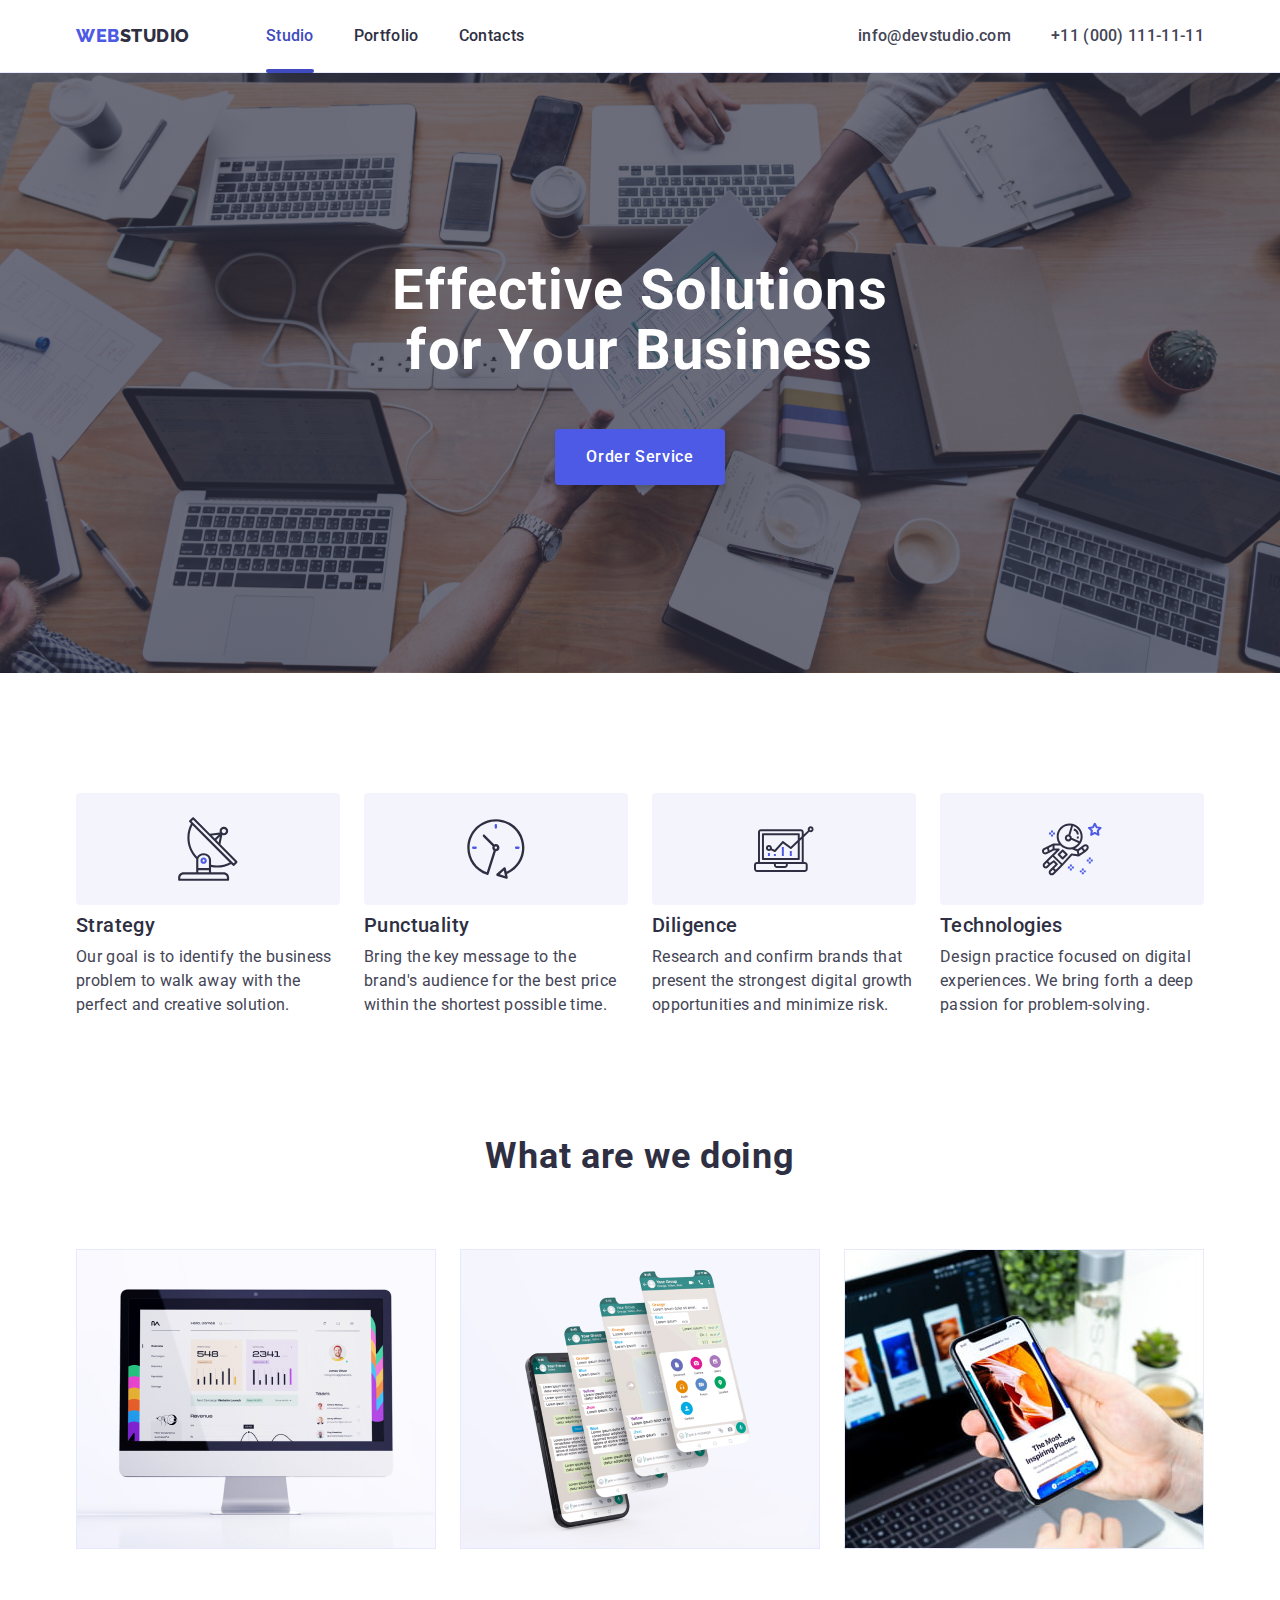
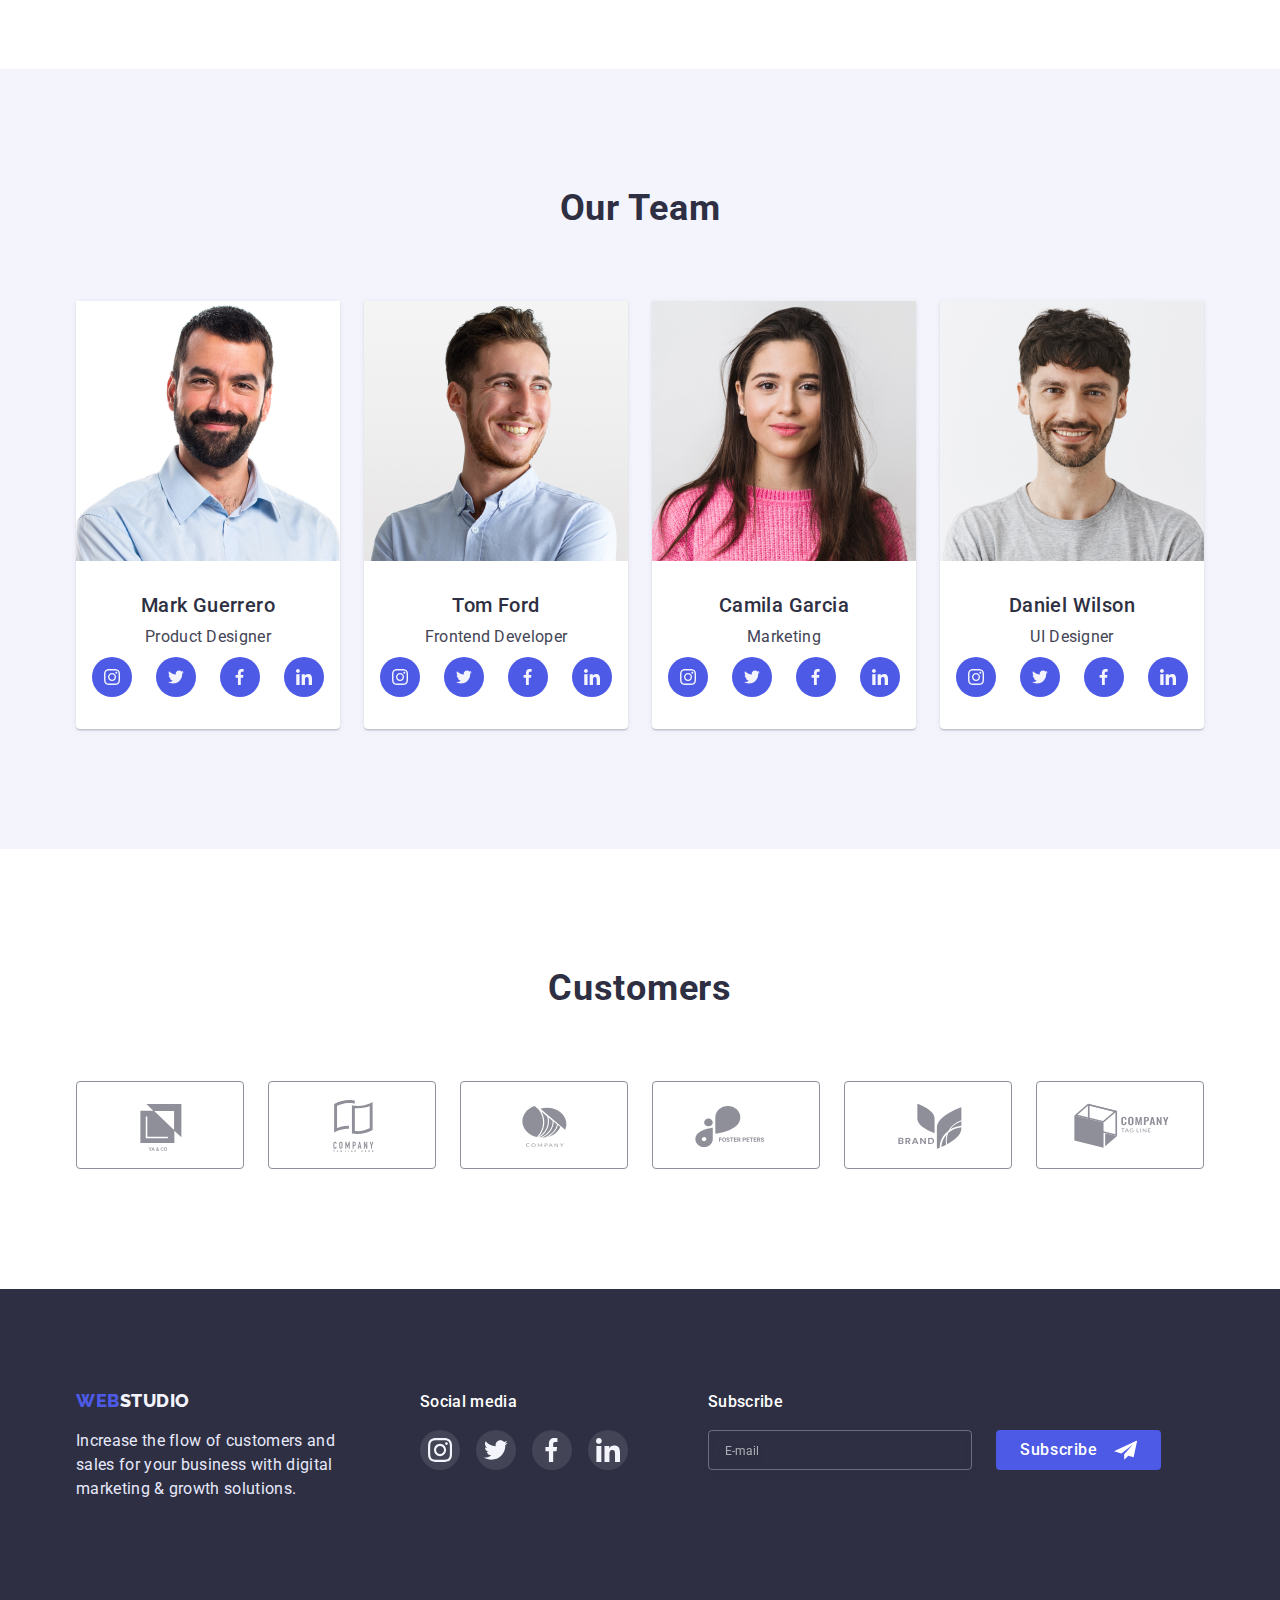
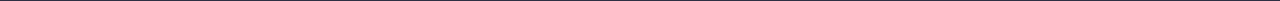
<file: index.html>
<!DOCTYPE html>
<html lang="en">
  <head>
    <meta charset="UTF-8" />
    <meta http-equiv="X-UA-Compatible" content="IE=edge" />
    <meta name="viewport" content="width=<device-width>, initial-scale=1.0" />
    <link rel="preconnect" href="https://fonts.googleapis.com" />
    <link rel="preconnect" href="https://fonts.gstatic.com" crossorigin />
    <link
      href="https://fonts.googleapis.com/css2?family=Roboto:wght@400;500;700;900&display=swap"
      rel="stylesheet"
    />
    <link rel="stylesheet" href="https://cdnjs.cloudflare.com/ajax/libs/modern-normalize/1.1.0/modern-normalize.css" 
    integrity="sha512-Y0MM+V6ymRKN2zStTqzQ227DWhhp4Mzdo6gnlRnuaNCbc+YN/ZH0sBCLTM4M0oSy9c9VKiCvd4Jk44aCLrNS5Q==" 
    crossorigin="anonymous" 
    referrerpolicy="no-referrer" />

    <link rel="stylesheet" href="./css/style.css" />

    <title>WEBSTUDIO</title>
  </head>
  <body>
    <header class="header__top">
      <div class="container">
        <div class="menu-content">
          <nav class="nav-menu">
            <!-- logo -->
            <a href="./index.html" class="logo" rel="noopener noreferrer nofolow"><span>WEB</span>STUDIO</a>
            <!-- nav menu -->
            <ul class="menu-list">
              <li class="menu-list-item">
                <a
                  href="./index.html"
                  rel="noopener noreferrer nofolow"
                  class="menu-list-link current"
                >
                  Studio
                </a>
              </li>
              <li class="menu-list-item">
                <a
                  href="./portfolio.html"
                  rel="noopener noreferrer nofolow"
                  class="menu-list-link"
                >
                  Portfolio
                </a>
              </li>
              <li class="menu-list-item">
                <a
                  href="#contacts"
                  rel="noopener noreferrer nofolow"
                  class="menu-list-link"
                >
                  Contacts
                </a>
              </li>
            </ul>
          </nav>

          <!-- contacts -->
          <ul class="contacts-list">
            <li class="contacts-list-item">
              <a
                href="mailto:info@devstudio.com"
                rel="noopener noreferrer nofolow"
                class="contacts-list-link"
                >info@devstudio.com</a
              >
            </li>
            <li class="contacts-list-item">
              <a
                href="tel:+11(000)1111111"
                rel="noopener noreferrer nofolow"
                class="contacts-list-link"
                >+11 (000) 111-11-11</a
              >
            </li>
          </ul>

          <!-- burger menu -->
          <button
          class="burger-menu-button"
          type="button"
          aria-expanded="false"
          aria-controls="mobile-menu"
          >
            <svg class="burger-menu-icon js-open-menu" width="32" height="22">
              <use href="./images/icons.svg#icon-menu"></use>
            </svg>
          </button>
        </div>



        <div class="mobile-menu js-menu-container">
          <div class="mobile-menu-container">
            <button class="mobile-menu-close js-close-menu">
              <svg class="mobile-menu-icon" width="8" height="8">
                <use href="./images/icons.svg#icon-close-modal-button"></use>
              </svg>
            </button>
            <div class="mobile-menu-flex">
              <ul class="mobile-navigation-list">
                <li class="mobile-navigation-item">
                  <a class="mobile-navigation-link current" href="index.html" rel="noopener noreferrer nofolow">Studio</a>
                </li>
                <li class="mobile-navigation-item">
                  <a class="mobile-navigation-link" href="portfolio.html" rel="noopener noreferrer nofolow">Portfolio</a>
                </li>
                <li class="mobile-navigation-item">
                  <a class="mobile-navigation-link" href="/" rel="noopener noreferrer nofolow">Contacts</a>
                </li>
              </ul>
              <ul class="mobile-contact-list">
                <li class="mobile-contact__phone-item">
                  <a href="tel:+110001111111" class="mobile-contact__phone-link link" rel="noopener noreferrer nofolow"
                    >+11 (000) 111-11-11</a
                  >
                </li>
                <li class="mobile-contact__email-item">
                  <a href="mailto:info@devstudio.com" class="mobile-contact__email-link link" rel="noopener noreferrer nofolow"
                    >info@devstudio.com</a
                  >
                </li>
              </ul>
            </div>
            <ul class="mobile-social-list">
              <li class="team-social-item">
                <a href="/" rel="noopener noreferrer nofolow" class="team-social-link">
                  <svg class="mobile-social-icon">
                    <use href="./images/icons.svg#icon-instagram"></use>
                  </svg>
                </a>
              </li>
              <li class="team-social-item">
                <a href="/" rel="noopener noreferrer nofolow" class="team-social-link">
                  <svg class="mobile-social-icon">
                    <use href="./images/icons.svg#icon-twitter"></use>
                  </svg>
                </a>
              </li>
              <li class="team-social-item">
                <a href="/" rel="noopener noreferrer nofolow" class="team-social-link">
                  <svg class="mobile-social-icon">
                    <use href="./images/icons.svg#icon-facebook"></use>
                  </svg>
                </a>
              </li>
              <li class="team-social-item">
                <a href="/" rel="noopener noreferrer nofolow" class="team-social-link">
                  <svg class="mobile-social-icon">
                    <use href="./images/icons.svg#icon-linkedin"></use>
                  </svg>
                </a>
              </li>
            </ul>
          </div>
        </div>

      </div>
    </header>

    <main>
      <!-- banner -->
      <section class="hero">
        <div class="container">
          <h1 class="caption-h1">
            Effective Solutions <br/>
            for Your Business
          </h1>
          <button class="order-service" type="button" data-modal-open>Order Service</button>
        </div>
      </section>

      <!-- advantages section -->
      <section class="advantages">
        <div class="container">
          <h2 class="visually-hidden">Advantages</h2>
          <ul class="advantages-list">
            <li class="advantages-list-item">
              <div class="advantages-icon">
                  <svg class="svg-icons">
                    <use href="./images/icons.svg#icon-advantages-1"></use>
                  </svg>
              </div>
              <h3 class="caption-h3 caption-navyblue">Strategy</h3>
              <p class="advantages-card-info">
                Our goal is to identify the business problem to walk away with
                the perfect and creative solution.
              </p>
            </li>
            <li class="advantages-list-item">
              <div class="advantages-icon">
                <svg class="svg-icons">
                  <use href="./images/icons.svg#icon-advantages-2"></use>
                </svg>
              </div>
              <h3 class="caption-h3 caption-navyblue">Punctuality</h3>
              <p class="advantages-card-info">
                Bring the key message to the brand's audience for the best price
                within the shortest possible time.
              </p>
            </li>
            <li class="advantages-list-item">
              <div class="advantages-icon">
                <svg class="svg-icons">
                  <use href="./images/icons.svg#icon-advantages-3"></use>
                </svg>
              </div>
              <h3 class="caption-h3 caption-navyblue">Diligence</h3>
              <p class="advantages-card-info">
                Research and confirm brands that present the strongest digital
                growth opportunities and minimize risk.
              </p>
            </li>
            <li class="advantages-list-item">
              <div class="advantages-icon">
                <svg class="svg-icons">
                  <use href="./images/icons.svg#icon-advantages-4"></use>
                </svg>
              </div>
              <h3 class="caption-h3 caption-navyblue">Technologies</h3>
              <p class="advantages-card-info">
                Design practice focused on digital experiences. We bring forth a
                deep passion for problem-solving.
              </p>
            </li>
          </ul>
        </div>
      </section>

      <!-- images section -->
      <section class="wawd">
        <div class="container">
          <h2 class="caption-h2 caption-navyblue">What are we doing</h2>
          <ul class="wawd-list">
            <li class="wawd-list-item">
              <img
                srcset="./images/image-1.jpg 1x, ./images/image-1@2x.jpg 2x"
                src="./images/image-1.jpg"
                alt="image 1"
                width="360"
                height="300"
              />
            </li>
            <li class="wawd-list-item">
              <img
                srcset="./images/image-2.jpg 1x, ./images/image-2@2x.jpg 2x"
                src="./images/image-2.jpg"
                alt="image 2"
                width="360"
                height="300"
              />
            </li>
            <li class="wawd-list-item">
              <img
                srcset="./images/image-3.jpg 1x, ./images/image-3@2x.jpg 2x"
                src="./images/image-3.jpg"
                alt="image 3"
                width="360"
                height="300"
              />
            </li>
          </ul>
        </div>
      </section>

      <!-- team section -->
      <section class="our-team">
        <div class="container">
          <h2 class="caption-h2 caption-navyblue">Our Team</h2>
          <ul class="our-team-list">
            <li class="our-team-list-item">
              <img
                srcset="./images/team-1.jpg 1x, ./images/team-1@2x.jpg 2x"
                class="our-team-worker-photo"
                src="./images/team-1.jpg"
                alt="Mark Guerrero photo"
                width="264"
                height="260"
              />
              <div class="our-team-card-info">
                <h3 class="caption-h3 caption-navyblue">Mark Guerrero</h3>
                <p class="our-team-card-role">Product Designer</p>
                <ul class="our-team-social-media-list">
                  <li class="our-team-social-media-list-item">
                    <a href="/" rel="noopener noreferrer nofolow" class="our-team-social-media-link">
                      <svg class="svg-icons-ot">
                        <use href="./images/icons.svg#icon-instagram"></use>
                      </svg>
                    </a>
                  </li>
                  <li class="our-team-social-media-list-item">
                    <a href="/" rel="noopener noreferrer nofolow" class="our-team-social-media-link">
                      <svg class="svg-icons-ot">
                        <use href="./images/icons.svg#icon-twitter"></use>
                      </svg>
                    </a>
                  </li>
                  <li class="our-team-social-media-list-item">
                    <a href="/" rel="noopener noreferrer nofolow" class="our-team-social-media-link">
                      <svg class="svg-icons-ot">
                        <use href="./images/icons.svg#icon-facebook"></use>
                      </svg>
                    </a>
                  </li>
                  <li class="our-team-social-media-list-item">
                    <a href="/" rel="noopener noreferrer nofolow" class="our-team-social-media-link">
                      <svg class="svg-icons-ot">
                        <use href="./images/icons.svg#icon-linkedin"></use>
                      </svg>
                    </a>
                  </li>
                </ul>
              </div>
            </li>
            <li class="our-team-list-item">
              <img
              srcset="./images/team-2.jpg 1x, ./images/team-2@2x.jpg 2x"
                class="our-team-worker-photo"
                src="./images/team-2.jpg"
                alt="Tom Ford photo"
                width="264"
                height="260"
              />
              <div class="our-team-card-info">
                <h3 class="caption-h3 caption-navyblue">Tom Ford</h3>
                <p class="our-team-card-role">Frontend Developer</p>
                <ul class="our-team-social-media-list">
                  <li class="our-team-social-media-list-item">
                    <a href="/" rel="noopener noreferrer nofolow" class="our-team-social-media-link">
                      <svg class="svg-icons-ot">
                        <use href="./images/icons.svg#icon-instagram"></use>
                      </svg>
                    </a>
                  </li>
                  <li class="our-team-social-media-list-item">
                    <a href="/" rel="noopener noreferrer nofolow" class="our-team-social-media-link">
                      <svg class="svg-icons-ot">
                        <use href="./images/icons.svg#icon-twitter"></use>
                      </svg>
                    </a>
                  </li>
                  <li class="our-team-social-media-list-item">
                    <a href="/" rel="noopener noreferrer nofolow" class="our-team-social-media-link">
                      <svg class="svg-icons-ot">
                        <use href="./images/icons.svg#icon-facebook"></use>
                      </svg>
                    </a>
                  </li>
                  <li class="our-team-social-media-list-item">
                    <a href="/" rel="noopener noreferrer nofolow" class="our-team-social-media-link">
                      <svg class="svg-icons-ot">
                        <use href="./images/icons.svg#icon-linkedin"></use>
                      </svg>
                    </a>
                  </li>
                </ul>
              </div>
            </li>
            <li class="our-team-list-item">
              <img
              srcset="./images/team-3.jpg 1x, ./images/team-3@2x.jpg 2x"
                class="our-team-worker-photo"
                src="./images/team-3.jpg"
                alt="Camila Garcia photo"
                width="264"
                height="260"
              />
              <div class="our-team-card-info">
                <h3 class="caption-h3 caption-navyblue">Camila Garcia</h3>
                <p class="our-team-card-role">Marketing</p>
                <ul class="our-team-social-media-list">
                  <li class="our-team-social-media-list-item">
                    <a href="/" rel="noopener noreferrer nofolow" class="our-team-social-media-link">
                      <svg class="svg-icons-ot">
                        <use href="./images/icons.svg#icon-instagram"></use>
                      </svg>
                    </a>
                  </li>
                  <li class="our-team-social-media-list-item">
                    <a href="/" rel="noopener noreferrer nofolow" class="our-team-social-media-link">
                      <svg class="svg-icons-ot">
                        <use href="./images/icons.svg#icon-twitter"></use>
                      </svg>
                    </a>
                  </li>
                  <li class="our-team-social-media-list-item">
                    <a href="/" rel="noopener noreferrer nofolow" class="our-team-social-media-link">
                      <svg class="svg-icons-ot">
                        <use href="./images/icons.svg#icon-facebook"></use>
                      </svg>
                    </a>
                  </li>
                  <li class="our-team-social-media-list-item">
                    <a href="/" rel="noopener noreferrer nofolow" class="our-team-social-media-link">
                      <svg class="svg-icons-ot">
                        <use href="./images/icons.svg#icon-linkedin"></use>
                      </svg>
                    </a>
                  </li>
                </ul>
              </div>
            </li>
            <li class="our-team-list-item">
              <img
              srcset="./images/team-4.jpg 1x, ./images/team-4@2x.jpg 2x"
                class="our-team-worker-photo"
                src="./images/team-4.jpg"
                alt="Daniel Wilson photo"
                width="264"
                height="260"
              />
              <div class="our-team-card-info">
                <h3 class="caption-h3 caption-navyblue">Daniel Wilson</h3>
                <p class="our-team-card-role">UI Designer</p>
                <ul class="our-team-social-media-list">
                  <li class="our-team-social-media-list-item">
                    <a href="/" rel="noopener noreferrer nofolow" class="our-team-social-media-link">
                      <svg class="svg-icons-ot">
                        <use href="./images/icons.svg#icon-instagram"></use>
                      </svg>
                    </a>
                  </li>
                  <li class="our-team-social-media-list-item">
                    <a href="/" rel="noopener noreferrer nofolow" class="our-team-social-media-link">
                      <svg class="svg-icons-ot">
                        <use href="./images/icons.svg#icon-twitter"></use>
                      </svg>
                    </a>
                  </li>
                  <li class="our-team-social-media-list-item">
                    <a href="/" rel="noopener noreferrer nofolow" class="our-team-social-media-link">
                      <svg class="svg-icons-ot">
                        <use href="./images/icons.svg#icon-facebook"></use>
                      </svg>
                    </a>
                  </li>
                  <li class="our-team-social-media-list-item">
                    <a href="/" rel="noopener noreferrer nofolow" class="our-team-social-media-link">
                      <svg class="svg-icons-ot">
                        <use href="./images/icons.svg#icon-linkedin"></use>
                      </svg>
                    </a>
                  </li>
                </ul>
              </div>
            </li>
          </ul>
        </div>
      </section>

      <!-- customers section -->
      <section class="customers">
        <div class="container">
          <h2 class="caption-h2 caption-navyblue">Customers</h2>
          <ul class="customers-list">
            <li class="customers-list-item">
              <a href="/" rel="noopener noreferrer nofolow" class="customers-link">
                <svg class="svg-icons-customers">
                  <use href="./images/icons.svg#icon-logo-1"></use>
                </svg>
              </a>
            </li>
            <li class="customers-list-item">
              <a href="/" rel="noopener noreferrer nofolow" class="customers-link">
                <svg class="svg-icons-customers">
                  <use href="./images/icons.svg#icon-logo-2"></use>
                </svg>
              </a>
            </li>
            <li class="customers-list-item">
              <a href="/" rel="noopener noreferrer nofolow" class="customers-link">
                <svg class="svg-icons-customers">
                  <use href="./images/icons.svg#icon-logo-3"></use>
                </svg>
              </a>
            </li>
            <li class="customers-list-item">
              <a href="/" rel="noopener noreferrer nofolow" class="customers-link">
                <svg class="svg-icons-customers">
                  <use href="./images/icons.svg#icon-logo-4"></use>
                </svg>
              </a>
            </li>
            <li class="customers-list-item">
              <a href="/" rel="noopener noreferrer nofolow" class="customers-link">
                <svg class="svg-icons-customers">
                  <use href="./images/icons.svg#icon-logo-5"></use>
                </svg>
              </a>
            </li>
            <li class="customers-list-item">
              <a href="/" rel="noopener noreferrer nofolow" class="customers-link">
                <svg class="svg-icons-customers">
                  <use href="./images/icons.svg#icon-logo-6"></use>
                </svg>
              </a>
            </li>
          </ul>
        </div>
      </section>
    </main>

    <footer class="footer">
      <div class="container">
        <div class="footer-content">
          <div class="footer-div footer-container">
            <a href="./index.html" rel="noopener noreferrer nofolow" class="logo">
              <span>WEB</span>STUDIO</a>
            <p class="footer-info">
            Increase the flow of customers and sales for your business with
            digital marketing & growth solutions.
            </p>
          </div>
          <div class="footer-div">
            <p class="footer-caption">Social media</p>
            <ul class="footer-social-media-list">
              <li class="footer-social-media-list-item">
                <a href="/" rel="noopener noreferrer nofolow" class="footer-social-media-link">
                  <svg class="svg-icons-footer">
                    <use href="./images/icons.svg#icon-instagram"></use>
                  </svg>
                </a>
              </li>
              <li class="footer-social-media-list-item">
                <a href="/" rel="noopener noreferrer nofolow" class="footer-social-media-link">
                  <svg class="svg-icons-footer">
                    <use href="./images/icons.svg#icon-twitter"></use>
                  </svg>
                </a>
              </li>
              <li class="footer-social-media-list-item">
                <a href="/" rel="noopener noreferrer nofolow" class="footer-social-media-link">
                  <svg class="svg-icons-footer">
                    <use href="./images/icons.svg#icon-facebook"></use>
                  </svg>
                </a>
              </li>
              <li class="footer-social-media-list-item">
                <a href="/" rel="noopener noreferrer nofolow" class="footer-social-media-link">
                  <svg class="svg-icons-footer">
                    <use href="./images/icons.svg#icon-linkedin"></use>
                  </svg>
                </a>
              </li>
            </ul>
          </div>
          <div class="footer-div">
            <p class="footer-caption">Subscribe</p>
            <form class="footer-form">
              <input type="email" name="footer-email" id="email" placeholder="E-mail" class="footer-email-input">
              <button type="submit" class="footer-subscribe-btn">Subscribe
                <svg class="footer-btn-icon">
                  <use href="./images/icons.svg#icon-send"></use>
                </svg>
              </button>
            </form>
          </div>
        </div>
      </div>
    </footer>


    <!-- modal window -->
    <div class="backdrop is-hidden" data-modal>
      <div class="modal">
          <button data-modal-close class="modal-close">
            <svg class="modal-close-icon">
              <use href="./images/icons.svg#icon-close-modal-button"></use>
            </svg>
          </button>  
        
        <h3 class="modal-caption">Leave your contacts and we will call you back</h3>
        <form class="modal-form">
          <label class="modal-form-lable">
            <span class="modal-form-lable-caption">Name</span>
            <span class="modal-form-input-icon">
              <input type="text" class="modal-form-input" name="user-name" required />
              <svg class="modal-form-icon">
                <use href="./images/icons.svg#icon-person"></use>
              </svg>
            </span>
          </label>

          <label class="modal-form-lable">
            <span class="modal-form-lable-caption">Phone</span>
            <span class="modal-form-input-icon">
              <input type="tel" class="modal-form-input" name="user-phone" required />
              <svg class="modal-form-icon">
                <use href="./images/icons.svg#icon-phone"></use>
              </svg>
            </span>
          </label>

          <label class="modal-form-lable">
            <span class="modal-form-lable-caption">Email</span>
            <span class="modal-form-input-icon">
              <input type="email" class="modal-form-input" name="user-email" required />
              <svg class="modal-form-icon">
                <use href="./images/icons.svg#icon-email"></use>
              </svg>
            </span>
          </label>

          <label class="modal-form-lable modal-textarea">
            <span class="modal-form-lable-caption">Comment</span>
            <textarea
              name="user-comment"
              class="modal-form-textarea"
              placeholder="Text input"
            ></textarea>
          </label>

          <label for="policy" class="modal-form-check-policy">
            <input
              type="checkbox"
              id="policy"
              class="modal-form-check visually-hidden"
              required
            />
            <span class="modal-form-check">
              <svg class="chek-icon">
                <use href="./images/icons.svg#icon-tick"></use>
              </svg> 
            </span>
            <span class="modal-policy-text">I accept the terms and conditions of the
            <a href="/" class="policy-link" rel="noopener noreferrer nofolow"
              >Privacy Policy</a>
            </span>
            </label>

          <button type="submit" class="modal-send-btn">Send</button>
        </form>
      </div>
    </div>


    <script src="./js/mobile-menu.js"></script>
    <script src="./js/modal.js"></script>
  </body>
</html>
</file>
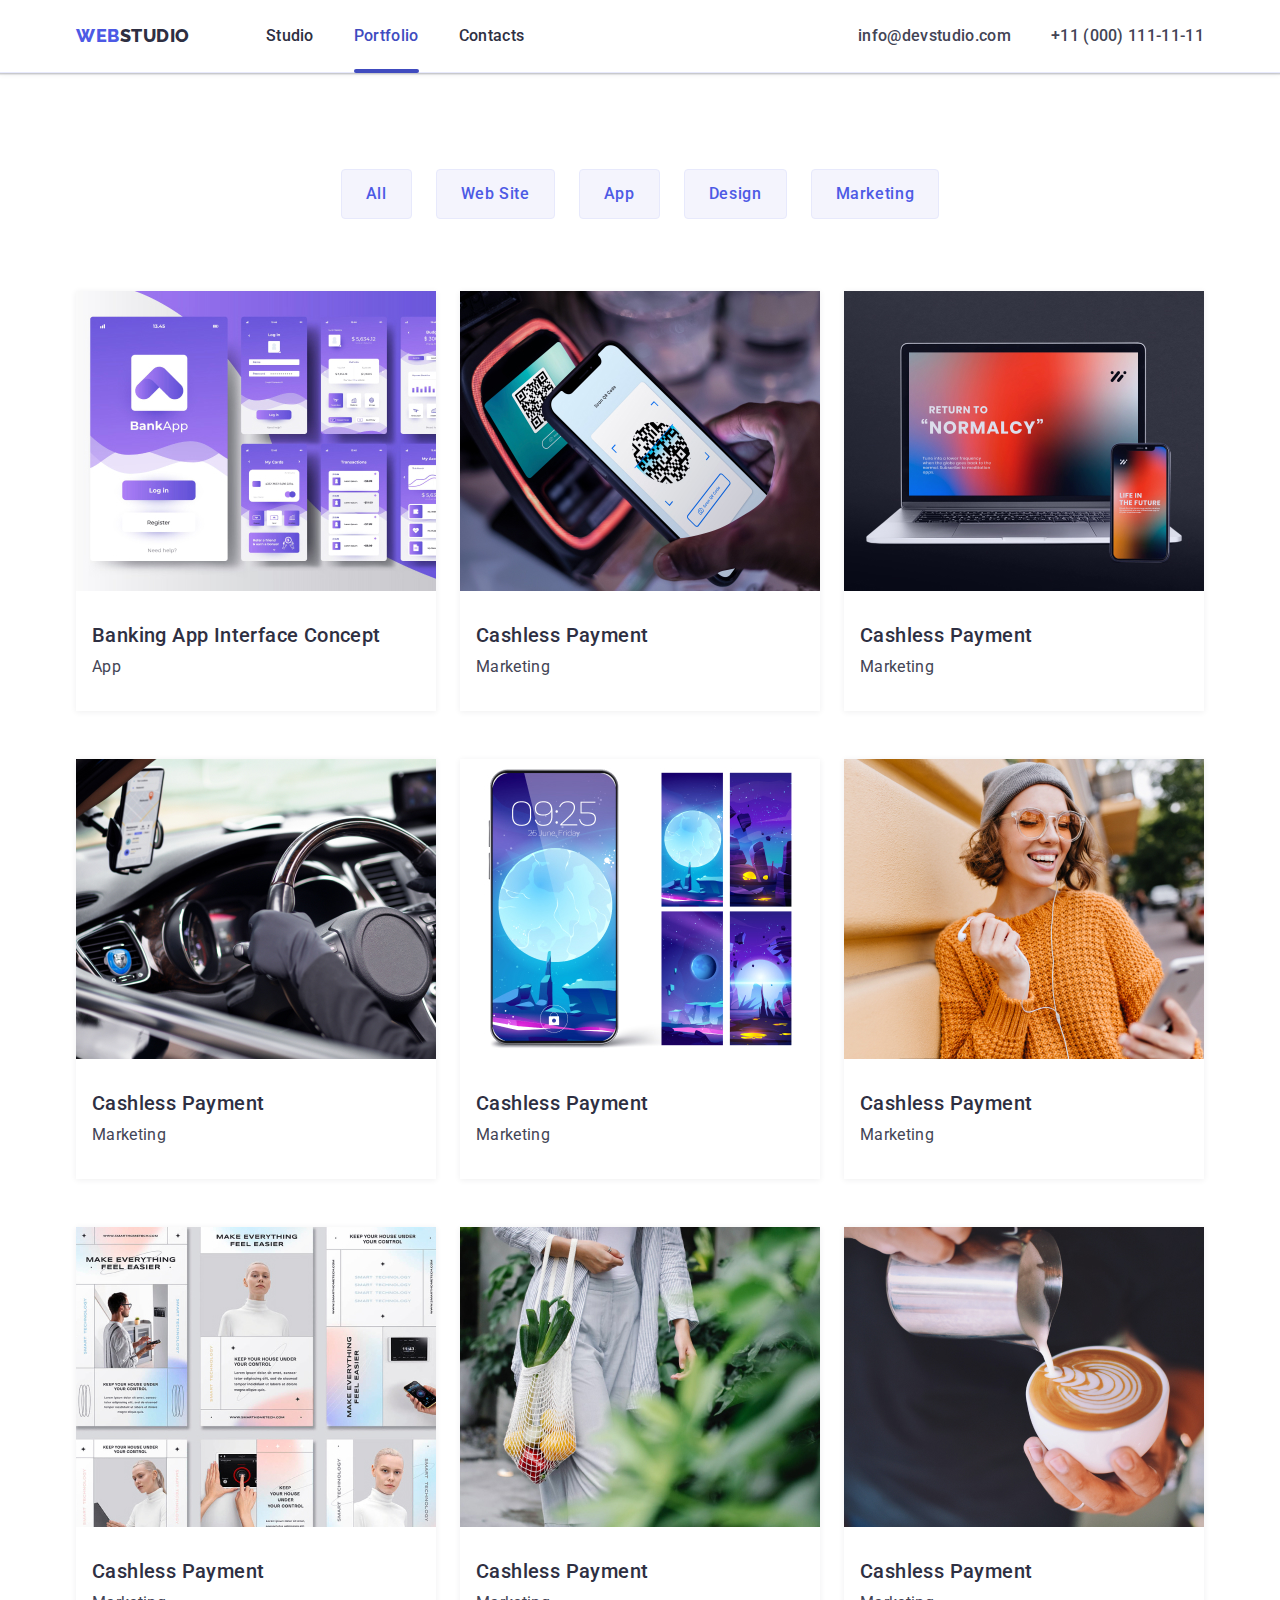
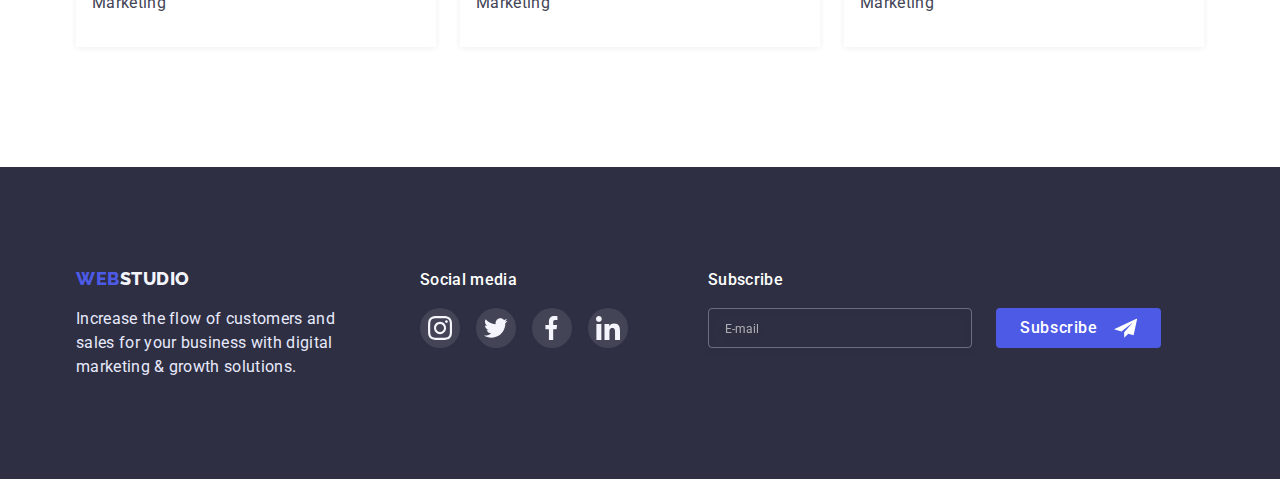
<file: portfolio.html>
<!DOCTYPE html>
<html lang="en">
  <head>
    <meta charset="UTF-8" />
    <meta http-equiv="X-UA-Compatible" content="IE=edge" />
    <meta name="viewport" content="width=<device-width>, initial-scale=1.0" />
    <link rel="preconnect" href="https://fonts.googleapis.com" />
    <link rel="preconnect" href="https://fonts.gstatic.com" crossorigin />
    <link
      href="https://fonts.googleapis.com/css2?family=Raleway:wght@800&family=Roboto:wght@400;500;700;900&display=swap"
      rel="stylesheet"
    />
    <link rel="stylesheet" href="https://cdnjs.cloudflare.com/ajax/libs/modern-normalize/1.1.0/modern-normalize.css" 
    integrity="sha512-Y0MM+V6ymRKN2zStTqzQ227DWhhp4Mzdo6gnlRnuaNCbc+YN/ZH0sBCLTM4M0oSy9c9VKiCvd4Jk44aCLrNS5Q==" 
    crossorigin="anonymous" 
    referrerpolicy="no-referrer" />
    <link rel="stylesheet" href="./css/style.css" />

    <title>PORTFOLIO</title>
  </head>
  <body>
    <header class="header__top">
      <div class="container">
        <div class="menu-content">
          <nav class="nav-menu">
            <!-- logo -->
            <a href="./index.html" rel="noopener noreferrer nofolow" class="logo"><span>WEB</span>STUDIO</a>
            <!-- nav menu -->
            <ul class="menu-list flex-menu">
              <li class="menu-list-item">
                <a
                  href="./index.html"
                  rel="noopener noreferrer nofolow"
                  class="menu-list-link"
                  >Studio</a
                >
              </li>
              <li class="menu-list-item">
                <a
                  href="./portfolio.html"
                  rel="noopener noreferrer nofolow"
                  class="menu-list-link current"
                  >Portfolio</a
                >
              </li>
              <li class="menu-list-item">
                <a
                  href="#contacts"
                  rel="noopener noreferrer nofolow"
                  class="menu-list-link"
                  >Contacts</a
                >
              </li>
            </ul>
          </nav>

          <!-- contacts -->
          <ul class="contacts-list flex-menu">
            <li class="contacts-list-item">
              <a
                href="mailto:info@devstudio.com"
                rel="noopener noreferrer nofolow"
                class="contacts-list-link"
                >info@devstudio.com</a
              >
            </li>
            <li class="contacts-list-item">
              <a
                href="tel:+11(000)1111111"
                rel="noopener noreferrer nofolow"
                class="contacts-list-link"
                >+11 (000) 111-11-11</a
              >
            </li>
          </ul>
          <!-- burger menu -->
          <button
          class="burger-menu-button"
          type="button"
          aria-expanded="false"
          aria-controls="mobile-menu"
          >
            <svg class="burger-menu-icon js-open-menu" width="32" height="22">
              <use href="./images/icons.svg#icon-menu"></use>
            </svg>
          </button>

        </div>

        <div class="mobile-menu js-menu-container">
          <div class="mobile-menu-container">
            <button class="mobile-menu-close js-close-menu">
              <svg class="mobile-menu-icon" width="8" height="8">
                <use href="./images/icons.svg#icon-close-modal-button"></use>
              </svg>
            </button>
            <div class="mobile-menu-flex">
              <ul class="mobile-navigation-list">
                <li class="mobile-navigation-item">
                  <a class="mobile-navigation-link " href="index.html" rel="noopener noreferrer nofolow">Studio</a>
                </li>
                <li class="mobile-navigation-item">
                  <a class="mobile-navigation-link current" href="portfolio.html" rel="noopener noreferrer nofolow">Portfolio</a>
                </li>
                <li class="mobile-navigation-item">
                  <a class="mobile-navigation-link" href="/" rel="noopener noreferrer nofolow">Contacts</a>
                </li>
              </ul>
              <ul class="mobile-contact-list">
                <li class="mobile-contact__phone-item">
                  <a href="tel:+110001111111" class="mobile-contact__phone-link link" rel="noopener noreferrer nofolow"
                    >+11 (000) 111-11-11</a
                  >
                </li>
                <li class="mobile-contact__email-item">
                  <a href="mailto:info@devstudio.com" class="mobile-contact__email-link link" rel="noopener noreferrer nofolow"
                    >info@devstudio.com</a
                  >
                </li>
              </ul>
            </div>
            <ul class="mobile-social-list">
              <li class="team-social-item">
                <a href="/" class="team-social-link" rel="noopener noreferrer nofolow">
                  <svg class="mobile-social-icon">
                    <use href="./images/icons.svg#icon-instagram"></use>
                  </svg>
                </a>
              </li>
              <li class="team-social-item">
                <a href="/" class="team-social-link" rel="noopener noreferrer nofolow">
                  <svg class="mobile-social-icon">
                    <use href="./images/icons.svg#icon-twitter"></use>
                  </svg>
                </a>
              </li>
              <li class="team-social-item">
                <a href="/" class="team-social-link" rel="noopener noreferrer nofolow">
                  <svg class="mobile-social-icon">
                    <use href="./images/icons.svg#icon-facebook"></use>
                  </svg>
                </a>
              </li>
              <li class="team-social-item">
                <a href="/" class="team-social-link" rel="noopener noreferrer nofolow">
                  <svg class="mobile-social-icon">
                    <use href="./images/icons.svg#icon-linkedin"></use>
                  </svg>
                </a>
              </li>
            </ul>
          </div>
        </div>

      </div>
    </header>

    <!-- main section -->
    <main>
      <section class="portfolio-articles">
        <div class="container">
          <!-- filter -->
          <ul class="filter-list">
            <li class="filter-list-item">
              <button type="button" class="filter-button">All</button>
            </li>
            <li class="filter-list-item">
              <button type="button" class="filter-button">Web Site</button>
            </li>
            <li class="filter-list-item">
              <button type="button" class="filter-button">App</button>
            </li>
            <li class="filter-list-item">
              <button type="button" class="filter-button">Design</button>
            </li>
            <li class="filter-list-item">
              <button type="button" class="filter-button">Marketing</button>
            </li>
          </ul>

          <!-- portfolio -->
          <h1 class="visually-hidden">Portfolio</h1>
          <ul class="articles-list">
            <li class="article-list-item">
              <a href="/" rel="noopener noreferrer nofolow" class="article-link">
                <div class="link-container">
                  <img
                  srcset="./images/article-1.jpg 1x, ./images/article-1@2x.jpg 2x"
                  src="./images/article-1.jpg"
                  alt="artcile-image-1"
                  width="360"
                  height="300"
                  class="article-img"
                  />
                  <div class="link-text-overlay">
                    <p class="link-text">
                      14 Stylish and User-Friendly App Design Concepts · Task
                      Manager App · Calorie Tracker App · Exotic Fruit Ecommerce
                      App · Cloud Storage App
                    </p>
                  </div>
                </div>
                <div class="article-info">
                  <h3 class="caption-h3 caption-navyblue">
                    Banking App Interface Concept
                  </h3>
                  <p class="pa-category">App</p>
                </div>
              </a>
            </li>
            <li class="article-list-item">
              <a href="/" rel="noopener noreferrer nofolow" class="article-link">
                <div class="link-container">
                  <img
                    srcset="./images/article-2.jpg 1x, ./images/article-2@2x.jpg 2x"
                    src="./images/article-2.jpg"
                    alt="artcile-image-2"
                    width="360"
                    height="300"
                    class="article-img"
                  />
                  <div class="link-text-overlay">
                    <p class="link-text">
                      14 Stylish and User-Friendly App Design Concepts · Task
                      Manager App · Calorie Tracker App · Exotic Fruit Ecommerce
                      App · Cloud Storage App
                    </p>
                  </div>
                </div>
                <div class="article-info">
                  <h3 class="caption-h3 caption-navyblue">Cashless Payment</h3>
                  <p class="pa-category">Marketing</p>
                </div>
              </a>
            </li>
            <li class="article-list-item">
              <a href="/" rel="noopener noreferrer nofolow" class="article-link">
                <div class="link-container">
                  <img
                    srcset="./images/article-3.jpg 1x, ./images/article-3@2x.jpg 2x"
                    src="./images/article-3.jpg"
                    alt="artcile-image-3"
                    width="360"
                    height="300"
                    class="article-img"
                  />
                  <div class="link-text-overlay">
                    <p class="link-text">
                      14 Stylish and User-Friendly App Design Concepts · Task
                      Manager App · Calorie Tracker App · Exotic Fruit Ecommerce
                      App · Cloud Storage App
                    </p>
                  </div>
                </div>
                <div class="article-info">
                  <h3 class="caption-h3 caption-navyblue">Cashless Payment</h3>
                  <p class="pa-category">Marketing</p>
                </div>
              </a>
            </li>
            <li class="article-list-item">
              <a href="/" rel="noopener noreferrer nofolow" class="article-link">
                <div class="link-container">
                  <img
                    srcset="./images/article-4.jpg 1x, ./images/article-4@2x.jpg 2x"
                    src="./images/article-4.jpg"
                    alt="artcile-image-4"
                    width="360"
                    height="300"
                    class="article-img"
                  />
                  <div class="link-text-overlay">
                    <p class="link-text">
                      14 Stylish and User-Friendly App Design Concepts · Task
                      Manager App · Calorie Tracker App · Exotic Fruit Ecommerce
                      App · Cloud Storage App
                    </p>
                  </div>
                </div>
                <div class="article-info">
                  <h3 class="caption-h3 caption-navyblue">Cashless Payment</h3>
                  <p class="pa-category">Marketing</p>
                </div>
              </a>
            </li>
            <li class="article-list-item">
              <a href="/" rel="noopener noreferrer nofolow" class="article-link">
                <div class="link-container">
                  <img
                    srcset="./images/article-5.jpg 1x, ./images/article-5@2x.jpg 2x"
                    src="./images/article-5.jpg"
                    alt="artcile-image-5"
                    width="360"
                    height="300"
                    class="article-img"
                  />
                  <div class="link-text-overlay">
                    <p class="link-text">
                      14 Stylish and User-Friendly App Design Concepts · Task
                      Manager App · Calorie Tracker App · Exotic Fruit Ecommerce
                      App · Cloud Storage App
                    </p>
                  </div>
                </div>
                <div class="article-info">
                  <h3 class="caption-h3 caption-navyblue">Cashless Payment</h3>
                  <p class="pa-category">Marketing</p>
                </div>
              </a>
            </li>
            <li class="article-list-item">
              <a href="/" rel="noopener noreferrer nofolow" class="article-link">
                <div class="link-container">
                  <img
                    srcset="./images/article-6.jpg 1x, ./images/article-6@2x.jpg 2x"
                    src="./images/article-6.jpg"
                    alt="artcile-image-6"
                    width="360"
                    height="300"
                    class="article-img"
                  />
                  <div class="link-text-overlay">
                    <p class="link-text">
                      14 Stylish and User-Friendly App Design Concepts · Task
                      Manager App · Calorie Tracker App · Exotic Fruit Ecommerce
                      App · Cloud Storage App
                    </p>
                  </div>
                </div>
                <div class="article-info">
                  <h3 class="caption-h3 caption-navyblue">Cashless Payment</h3>
                  <p class="pa-category">Marketing</p>
                </div>
              </a>
            </li>
            <li class="article-list-item">
              <a href="/" rel="noopener noreferrer nofolow" class="article-link">
                <div class="link-container">
                  <img
                    srcset="./images/article-7.jpg 1x, ./images/article-7@2x.jpg 2x"
                    src="./images/article-7.jpg"
                    alt="artcile-image-7"
                    width="360"
                    height="300"
                    class="article-img"
                  />
                  <div class="link-text-overlay">
                    <p class="link-text">
                      14 Stylish and User-Friendly App Design Concepts · Task
                      Manager App · Calorie Tracker App · Exotic Fruit Ecommerce
                      App · Cloud Storage App
                    </p>
                  </div>
                </div>
                <div class="article-info">
                  <h3 class="caption-h3 caption-navyblue">Cashless Payment</h3>
                  <p class="pa-category">Marketing</p>
                </div>
              </a>
            </li>
            <li class="article-list-item">
              <a href="/" rel="noopener noreferrer nofolow" class="article-link">
                <div class="link-container">
                  <img
                    srcset="./images/article-8.jpg 1x, ./images/article-8@2x.jpg 2x"
                    src="./images/article-8.jpg"
                    alt="artcile-image-8"
                    width="360"
                    height="300"
                    class="article-img"
                  />
                  <div class="link-text-overlay">
                    <p class="link-text">
                      14 Stylish and User-Friendly App Design Concepts · Task
                      Manager App · Calorie Tracker App · Exotic Fruit Ecommerce
                      App · Cloud Storage App
                    </p>
                  </div>
                </div>
                <div class="article-info">
                  <h3 class="caption-h3 caption-navyblue">Cashless Payment</h3>
                  <p class="pa-category">Marketing</p>
                </div>
              </a>
            </li>
            <li class="article-list-item">
              <a href="/" rel="noopener noreferrer nofolow" class="article-link">
                <div class="link-container">
                  <img
                    srcset="./images/article-9.jpg 1x, ./images/article-9@2x.jpg 2x"
                    src="./images/article-9.jpg"
                    alt="artcile-image-9"
                    width="360"
                    height="300"
                    class="article-img"
                  />
                  <div class="link-text-overlay">
                    <p class="link-text">
                      14 Stylish and User-Friendly App Design Concepts · Task
                      Manager App · Calorie Tracker App · Exotic Fruit Ecommerce
                      App · Cloud Storage App
                    </p>
                  </div>
                </div>
                <div class="article-info">
                  <h3 class="caption-h3 caption-navyblue">Cashless Payment</h3>
                  <p class="pa-category">Marketing</p>
                </div>
              </a>
            </li>
          </ul>
        </div>
      </section>
    </main>

    <footer class="footer">
      <div class="container">
        <div class="footer-content">
          <div class="footer-div footer-container">
            <a href="./index.html" rel="noopener noreferrer nofolow" class="logo">
              <span>WEB</span>STUDIO</a>
            <p class="footer-info">
            Increase the flow of customers and sales for your business with
            digital marketing & growth solutions.
            </p>
          </div>
          <div class="footer-div">
            <p class="footer-caption">Social media</p>
            <ul class="footer-social-media-list">
              <li class="footer-social-media-list-item">
                <a href="/" rel="noopener noreferrer nofolow" class="footer-social-media-link">
                  <svg class="svg-icons-footer">
                    <use href="./images/icons.svg#icon-instagram"></use>
                  </svg>
                </a>
              </li>
              <li class="footer-social-media-list-item">
                <a href="/" rel="noopener noreferrer nofolow" class="footer-social-media-link">
                  <svg class="svg-icons-footer">
                    <use href="./images/icons.svg#icon-twitter"></use>
                  </svg>
                </a>
              </li>
              <li class="footer-social-media-list-item">
                <a href="/" rel="noopener noreferrer nofolow" class="footer-social-media-link">
                  <svg class="svg-icons-footer">
                    <use href="./images/icons.svg#icon-facebook"></use>
                  </svg>
                </a>
              </li>
              <li class="footer-social-media-list-item">
                <a href="/" rel="noopener noreferrer nofolow" class="footer-social-media-link">
                  <svg class="svg-icons-footer">
                    <use href="./images/icons.svg#icon-linkedin"></use>
                  </svg>
                </a>
              </li>
            </ul>
          </div>
          <div class="footer-div">
            <p class="footer-caption">Subscribe</p>
            <form class="footer-form">
              <input type="email" name="footer-email" id="email" placeholder="E-mail" class="footer-email-input">
              <button type="submit" class="footer-subscribe-btn">Subscribe
                <svg class="footer-btn-icon">
                  <use href="./images/icons.svg#icon-send"></use>
                </svg>
              </button>
            </form>
          </div>
        </div>
      </div>
    </footer>

    <script src="./js/mobile-menu.js"></script>
  </body>
</html>
</file>
<file: css/style.css>
@import url("https://fonts.googleapis.com/css2?family=Raleway:wght@800&family=Roboto:wght@400;500;700&display=swap");

*,
::before,
::after {
  padding: 0;
  margin: 0;
  box-sizing: border-box;
}

body {
  color: var(--color-navyblue);
  font-family: var(--font-roboto);
  background-color: var(--color-white);
}

:root {
  --color-iris: rgba(77, 90, 229, 1);
  --color-navyblue: rgba(46, 47, 66, 1);
  --color-white: rgba(255, 255, 255, 1);
  --color-cloud: rgba(244, 244, 253, 1);
  --color-cornflower: rgba(231, 233, 252, 1);
  --color-slate: rgba(67, 68, 85, 1);
  --color-lightslate: rgba(142, 143, 153, 1);
  --color-ocean: rgba(64, 75, 191, 1);
  --color-green: rgba(49, 208, 170, 1);

  --modal-backdrop: #2e2f42;
  --modal-background: #fcfcfc;

  --font-roboto: "Roboto", sans-serif;
  --font-raleway: "Raleway", sans-serif;
}

a {
  text-decoration: none;
}

li {
  list-style: none;
}

img{
  display: block;
  max-width: 100%;
  height: auto;
}

.caption-h1 {
  font-weight: 700;
  font-size: 56px;
  line-height: 1.07;
  letter-spacing: 0.02em;
}

.caption-h2 {
  font-weight: 700;
  font-size: 36px;
  line-height: 1.11;
  letter-spacing: 0.02em;
  text-align: center;
}

.caption-h3 {
  font-weight: 500;
  font-size: 20px;
  line-height: 1.2;
  letter-spacing: 0.02em;
}

.caption-navyblue {
  color: var(--color-navyblue);
}

.visually-hidden {
  position: absolute;
  white-space: nowrap;
  width: 1px;
  height: 1px;
  overflow: hidden;
  border: 0;
  padding: 0;
  clip: rect(0 0 0 0);
  clip-path: inset(50%);
  margin: -1px;
}

.container {
  max-width: 1158px;
  margin: 0 auto;
  padding: 0 15px;
}


@media screen and (min-width: 480px) {
  .container {
      width: 396px;
  }
}

@media screen and (min-width: 768px) {
  .container {
      width: 738px;
  }
}

@media screen and (min-width: 1200px) {
  .container {
      width: 1158px;
  }
}

/* _______________STUDIO_______________ */

/* _______________HEADER_______________ */
.header__top {
  /* padding: 24px 0; */
  border-bottom: 1px solid var(--color-cornflower);
  box-shadow: 0px 2px 1px rgba(46, 47, 66, 0.08), 
              0px 1px 1px rgba(46, 47, 66, 0.16), 
              0px 1px 6px rgba(46, 47, 66, 0.08);
}

.logo {
  font-family: var(--font-raleway);
  font-weight: 800;
  font-size: 18px;
  line-height: 1.33;
  letter-spacing: 0.03em;
  color: var(--color-navyblue);
  margin-right: 76px;
}

.logo span {
  color: var(--color-iris);
}

.menu-list, .contacts-list{
  display: flex;
  gap: 40px;
}

.nav-menu, .menu-content{
  display: flex;
  align-items: center;
}

.menu-list{
  /* padding: 24px 0; */
}


@media screen and (min-width: 1200px) {
  .contacts-list {
    margin-left: auto;
  }

  .contacts-list-link {
    font-weight: 500;
    letter-spacing: 0.02em;
    line-height: 1.5;
    font-size: 16px;
    position: relative;
    transition: color 250ms cubic-bezier(0.4, 0, 0.2, 1);
    color: var(--color-slate);
  }
}

@media screen and (max-width: 1200px) {
  .contacts-list {
    flex-direction: column;
    gap: 4px;
    margin-left: auto;
  }
  .contacts-list-link{
    font-size: 12px;
    font-weight: 500;
    letter-spacing: 0.02em;
    line-height: 1.5;
    position: relative;
    transition: color 250ms cubic-bezier(0.4, 0, 0.2, 1);
    color: var(--color-slate);
  }

}

.menu-list-link{
  font-weight: 500;
  letter-spacing: 0.02em;
  line-height: 1.5;
  font-size: 16px;
  position: relative;
  transition: color 250ms cubic-bezier(0.4, 0, 0.2, 1);
  color: var(--color-navyblue);
  padding: 24px 0;
  display: block;
}

.menu-list-link:hover,
.menu-list-link:focus,
.menu-list-link:active{
  color: var(--color-ocean);
}

.contacts-list-link:hover,
.contacts-list-link:focus{
  color: var(--color-ocean);
}

.menu-list-link.current::after {
  content: "";
  position: absolute;
  width: 100%;
  bottom: -1px;
  height: 4px;
  border-radius: 2px;
  left: 0;
  background-color: var(--color-ocean); 
}

.menu-list-link.current{
  color: var(--color-ocean);
}

@media screen and (max-width:767px) {
	.menu-list{
		display: none;
	}

	.contacts-list{
		display: none;
	}

  .logo{
    padding: 24px 0;
  }
}

.burger-menu-button {
	display: flex;
	justify-content: center;
	padding: 0;
	background-color: transparent;
  align-items: center;
	border: 0;
  margin-left: auto;
  cursor: pointer;
}

.burger-menu-button:hover>.burger-menu-icon,
.burger-menu-button:focus>.burger-menu-icon{
	fill: var(--color-ocean);
}

@media screen and (min-width:768px) {
  .burger-menu-button{
    display: none;
  }
}

.mobile-menu{
	position: fixed;
  width: 100%;
  height: 100%;
	top: 0;
	left: 0;
	z-index: 15;
	background-color:var(--color-white);
	box-shadow: 0px 2px 1px rgba(46, 47, 66, 0.08), 
				0px 1px 1px rgba(46, 47, 66, 0.16), 
				0px 1px 6px rgba(46, 47, 66, 0.08);
	visibility: hidden;
	opacity: 0;
	pointer-events: none;
	transform: translateX(100%);
  transition: transform 250ms cubic-bezier(0.4, 0, 0.2, 1),
  opacity 250ms cubic-bezier(0.4, 0, 0.2, 1);
  overflow: auto;
}

.mobile-menu.is-open{
	visibility: visible;
	opacity: 1;
	pointer-events: all;
	transform: translateX(0);
}

.mobile-menu-container{
	padding: 80px 40px 40px 40px;
}

.mobile-menu-close {
	position: absolute;
	right: 40px;;
	top: 40px;
	z-index: 1000;

	width: 24px;
	height: 24px;
	border-radius: 50%;

	display: flex;
	justify-content: center;
	align-items: center;
	cursor: pointer;

	border: 1px solid rgba(0, 0, 0, 0.1);
	background-color:var(--color-cornflower);
	transition: color 250ms cubic-bezier(0.4, 0, 0.2, 1);
	transition: background-color 250ms cubic-bezier(0.4, 0, 0.2, 1);
}

.mobile-menu-container .modal-close{
  z-index: 1000;
}

.mobile-navigation-item:not(:last-child) {
	margin-bottom: 40px;
}

.mobile-navigation-link {
	font-weight: 700;
	font-size: 36px;
	line-height: 1.1;
	color: var(--color-navyblue);
	transition: color 250ms cubic-bezier(0.4, 0, 0.2, 1);
}

.current {
	color: var(--color-ocean);
}


.mobile-navigation-link:hover,
.mobile-navigation-link:focus{
	color: var(--color-ocean);
}

.mobile-contact-list {
	margin-bottom: 48px;
}

.mobile-contact__phone-item {
	margin-bottom: 40px;
}

@media screen and (max-width: 768px){
  .mobile-contact__phone-link {
    font-weight: 600;
    font-size: 25px;
    line-height: 1.11;
    color:var(--color-iris);
  }
  @media screen and (min-width: 400px) {
    .mobile-contact__phone-link{
        font-size: 29px;
    }
  }
  
  @media screen and (min-width: 480px) {
    .mobile-contact__phone-link {
        font-size: 36px;
    }
  }
}

.mobile-menu-flex{
  display: flex;
  flex-direction: column;
  gap: 284px;
}

.mobile-contact__email-link{
	font-weight: 500;
	font-size: 20px;
	line-height: 1.2;
	color:var(--color-slate);
}

.mobile-social-list {
	display: flex;
	gap: 56px;
}


@media screen and (max-width: 480px) {
	.mobile-social-list {
		margin-right: 0;
		gap: calc((100% - 3 * 40px) / 4);
	}
}

.mobile-menu-close:hover,
.mobile-menu-close:focus{
	background-color: var(--color-ocean);
}

.mobile-menu-close:hover>.mobile-menu-icon,
.mobile-menu-close:focus>.mobile-menu-icon{
	fill:var(--color-white);
}

.team-social-link{
  display: flex;
  justify-content: center;
  align-items: center;
  width: 40px;
  height: 40px;
  background-color: var(--color-iris);
  border-radius: 50%;
  transition: background-color 250ms cubic-bezier(0.4, 0, 0.2, 1);
}

.team-social-link:hover,
.team-social-link:focus{
  background-color: var(--color-ocean);
}

.mobile-social-icon {
    width: 24px;
    height: 24px;
	  fill:var(--color-cloud);
}


/* _____________MODAL_____________ */
 .backdrop{
  position: fixed;
  top: 0;
  left: 0;
  height: 100%;
  width: 100%;
  background-color: rgba(46, 47, 66, 0.4);
  transition-duration: 250ms;
  transition-property: opacity, visibility;
  transition-timing-function: cubic-bezier(0.4, 0, 0.2, 1);
}

.backdrop.is-hidden{
  opacity: 0;
  visibility: hidden;
  pointer-events: none;
}

.modal{
  position: absolute;
  top: 50%;
  left: 50%;
  transform: translate(-50%, -50%);    
  width: 408px; 
  background: var(--modal-background);
  box-shadow: 0px 1px 1px rgba(0, 0, 0, 0.14), 0px 1px 3px rgba(0, 0, 0, 0.12), 0px 2px 1px rgba(0, 0, 0, 0.2);
  border-radius: 4px;
  padding: 24px;
  padding-top: 72px;
}

@media screen and (max-width: 768px){
  .modal {
    width: 345px;
  }
}

.modal-close{
  display: flex;
  justify-content: center;
  position: absolute;
  align-items: center;
  top: 24px;
  right: 24px;
  width: 24px;
  height: 24px;
  text-align: center;
  border-radius: 50%;
  background: var(--color-cornflower);
  border: 1px solid rgba(0, 0, 0, 0.1);
  font-family: inherit;
  font-style: normal;
  font-weight: 500;
  font-size: 16px;
  cursor: pointer;
  transition-duration: 250ms;
  transition-property: background-color, color;
  transition-timing-function: cubic-bezier(0.4, 0, 0.2, 1);
}

.modal-close:hover,
.modal-close:focus{
  background-color: var(--color-ocean);
  fill: var(--color-white);
  border: transparent;

}

.modal-close-icon {
  width: 8px;
  height: 8px;
}

.modal-caption{
  margin-bottom: 16px;
  font-weight: 500;
  font-size: 16px;
  line-height: 1.5;
  text-align: center;
  letter-spacing: 0.02em;
  color: var(--color-navyblue);
}

.modal-form{
  display: flex;
  flex-direction: column;
}

.modal-form-lable{
  margin-bottom: 8px;
}

.modal-form-input{
  width: 100%;
  height: 40px;
  font-weight: 400;
  font-size: 16px;
  color: var(--color-navyblue);
  padding-left: 42px;
  padding-top: 11px;
  padding-bottom: 11px;
  border: 1px solid rgba(33, 33, 33, 0.2);
  border-radius: 4px;
  transition-duration: 250ms;
  transition-property: border-color, fill;
  transition-timing-function: cubic-bezier(0.4, 0, 0.2, 1);
}

.modal-form-input:focus{
  outline: none;
  border-color: var(--color-iris);
}

.modal-form-input:focus + .modal-form-icon{
  fill: var(--color-iris);
}

.modal-form-lable-caption{
  display: block;
  font-weight: 400;
  font-size: 12px;
  line-height: 1.33;
  margin-bottom: 4px;
  color: var(--color-lightslate);
}

.modal-form-input-icon{
  display: block;
  position: relative;
}

.modal-form-icon{
  position:absolute;
  top: 50%;
  left: 16px;
  transform: translateY(-50%);
  display: block;
  width: 18px;
  height: 24px;
  fill: var(--color-navyblue);
}

.modal-form-textarea{
  resize: none;
  font-weight: 400;
  font-size: 16px;
  color: var(--color-navyblue);
  border: 1px solid rgba(33, 33, 33, 0.2);
  border-radius: 4px;
  width: 100%;
  height: 120px;
  padding: 8px 16px;
  transition-duration: 250ms;
  transition-property: border-color;
  transition-timing-function: cubic-bezier(0.4, 0, 0.2, 1);
  display: block;
}

.modal-form-textarea:focus{
  outline: none;
  border-color: var(--color-iris);
}

.modal-form-check-policy{
  display: flex;
  align-items: center;
  font-weight: 400;
  font-size: 12px;
  line-height: 1.33;
  letter-spacing: 0.04em;
  color: #757575;
  margin-bottom: 24px;
}

.modal-form-check{
  position: relative;
  display: block;
  content: '';
  width: 16px;
  height: 16px;
  border: 1.25px solid #2E2F42;
  border-radius: 2px;
  cursor: pointer;
  margin-right: 8px;
  margin-left: -11px;
}

.chek-icon{
  position: absolute;
  display: block;
  height: 8px;
  width: 10px;
  top: 50%;
  left: 50%;
  transform: translate(-50%, -50%);
  fill: var(--color-white);
  transition-duration: 250ms;
  transition-property: background-color, border;
  transition-timing-function: cubic-bezier(0.4, 0, 0.2, 1);
}

.modal-form-check:checked + .modal-form-check{
  background-color: var(--color-ocean);
  border: transparent;
}

.modal-send-btn{
  min-width: 169px;
  align-self: center;
  height: 56px;
  color: var(--color-white);
  line-height: 1.18;
  letter-spacing: 0.04em;
  padding: 16px 32px;
  box-shadow: 0px 4px 4px rgba(0, 0, 0, 0.15);
  border-radius: 4px;
  border: 0;
  background: var(--color-iris); 
  transition-duration: 250ms;
  transition-property: background-color, box-shadow;
  transition-timing-function: cubic-bezier(0.4, 0, 0.2, 1);
  font-family: inherit;
  font-style: normal;
  font-weight: 500;
  font-size: 16px;
  cursor: pointer;
}

.modal-textarea{
  margin-bottom: 16px;
}

.policy-link{
  color: var(--color-iris);
  text-decoration: underline;
}

.modal-policy-text{
  width: 100%;
}

/* _______________HERO SECTION_______________ */
.hero {
  background-image: linear-gradient(
    to right,
    rgba(46, 47, 66, 0.7) , 
    rgba(46, 47, 66, 0.7)),
     url('../images/photo-mobile-bg.jpg');  
  background-repeat: no-repeat;
  background-position:  center;
  color: var(--color-white);
  /* padding: 188px 0; */
  padding: 112px 0;
  text-align: center;
  max-width: 1440px;
  margin-right: auto;
  margin-left: auto;
  margin-top: 0;
  margin-bottom: 0;
  background-size: cover;
}


@media screen and (min-device-pixel-ratio: 2),
  (min-resolution: 192dpi),
  (min-resolution: 2dppx) {
    .hero {
      padding-top: 112px;
      padding-bottom: 112px;
      background-image: linear-gradient(
                      rgba(46, 47, 66, 0.7), 
                      rgba(46, 47, 66, 0.7)), 
                        url('../images/photo-mobile-bg@2x.jpg');
  }
}


@media screen and (min-width: 480px) {
  .hero {
      padding-top: 112px;
      padding-bottom: 108px;
      background-image: linear-gradient(rgba(46, 47, 66, 0.7), rgba(46, 47, 66, 0.7)), url('../images/tablet-bg.jpg');
  }

  @media screen and (min-device-pixel-ratio: 2),
  (min-resolution: 192dpi),
  (min-resolution: 2dppx) {
      .hero {
          background-image: linear-gradient(rgba(46, 47, 66, 0.7), rgba(46, 47, 66, 0.7)), url('../images/tablet-bg@2x.jpg');
      }
  }
}


@media screen and (min-width: 768px) {
  .hero {
      padding-top: 112px;
      padding-bottom: 108px;
      background-image: linear-gradient(rgba(46, 47, 66, 0.7), rgba(46, 47, 66, 0.7)), url('../images/tablet-bg.jpg');
  }

  @media screen and (min-device-pixel-ratio: 2),
  (min-resolution: 192dpi),
  (min-resolution: 2dppx) {
      .hero {
          background-image: linear-gradient(rgba(46, 47, 66, 0.7), rgba(46, 47, 66, 0.7)), url('../images/tablet-bg@2x.jpg');
      }
  }
}

@media screen and (min-width: 1200px) {
  .hero {
      padding-top: 188px;
      padding-bottom: 188px;
      max-width: 1440px;
      background-image: linear-gradient(rgba(46, 47, 66, 0.7), rgba(46, 47, 66, 0.7)), url('../images/bg-main_page.jpg');
  }

  @media screen and (min-device-pixel-ratio: 2),
  (min-resolution: 192dpi),
  (min-resolution: 2dppx) {
      .hero {
          background-image: linear-gradient(rgba(46, 47, 66, 0.7), rgba(46, 47, 66, 0.7)), url('../images/bg-main_page-bg@2x.jpg');
      }
  }
}

@media screen and (max-width: 768px){
 .caption-h1{
    font-size: 36px;
  }
}


.order-service {
  font-family: var(--font-roboto);
  background-color: var(--color-iris);
  border: none;
  color: var(--color-white);
  box-shadow: 0px 4px 4px rgba(0, 0, 0, 0.15);
  width: 170px;
  height: 56px;
  border-radius: 4px;
  font-weight: 500;
  font-size: 16px;
  letter-spacing: 0.04em;
  cursor: pointer;
  margin-top: 48px;
  transition: background-color 250ms cubic-bezier(0.4, 0, 0.2, 1);
}

.order-service:hover,
.order-service:focus {
  background-color: var(--color-ocean);
}


/* ______________ADVANTAGES SECTION_____________*/
.advantages {
  padding-top: 96px;
  padding-bottom: 96px;
}

@media screen and (min-width: 1200px) {
  .advantages {
      padding-top: 120px;
      padding-bottom: 120px;
  }
}


@media screen and (min-width: 768px) {
  .advantages-list {
      display: flex;
      flex-wrap: wrap;
      column-gap: 24px;
      row-gap: 72px;
  }
}

@media screen and (min-width: 1200px) {
  .advantages-list {
    gap: 24px;
  }
}

@media screen and (max-width: 768px) {
  .advantages-list-item .caption-h3 {
      text-align: center;
  }
}

@media screen and (max-width: 1200px) {
  .advantages-list-item .caption-h3 {
      font-size: 36px;
      line-height: 1.1;
      font-weight: 700;
      color: var(--color-navyblue);
  }
}

@media screen and (max-width: 1200px) {
  .advantages-card-info, .our-team-card-role {
      font-weight: 500;
  }
}

.advantages-card-info {
  font-size: 16px;
  line-height: 1.5;
  color: var(--color-slate);
  letter-spacing: 0.02em;
  margin-top: 8px;
}


.advantages-list-item {
  margin-right: 0;
}

.advantages-list-item:not(:last-child) {
  margin-bottom: 72px;
}

@media screen and (min-width: 768px) {
  .advantages-list-item{
      margin-bottom: 0;
      flex-basis: calc((100% - 1*24px) / 2);
  }
  .advantages-list-item:not(:last-child) {
      margin-bottom: 0;
  }
}

@media screen and (max-width: 1199px) {
  .advantages-icon {
    display: none;
  }

}

@media screen and (min-width: 1200px) {
  .advantages-list-item{
    flex-basis: calc((100% - 3 * 24px) / 4);
  }
}

@media screen and (min-width: 1200px) {
  .advantages-icon{
    height: 112px;
    background-color: var(--color-cloud);
    border-radius: 4px;
    margin-bottom: 8px;
    display: flex;
    justify-content: center;
    align-items: center;
  } 
}

.svg-icons{
  width: 59.72px;
  height: 64px;
}


/* ___________WHAT ARE WE DOING SECTION____________*/
.wawd {
  padding-bottom: 120px;
}

.wawd-list {
  margin-top: 72px;
  display: flex;
  flex-wrap: wrap;
  gap: 24px;
}

@media screen and (max-width: 1200px) {
  .wawd {
      display: none;
  }
}

/* ____________OUR TEAM SECTION_____________*/
.our-team {
  background-color: var(--color-cloud);
  padding: 120px 0;
}

.our-team-list {
  margin-top: 72px;
  display: flex;
  flex-wrap: wrap;
  gap: 24px;
  justify-content: center;
}

/* @media screen and (min-width: 1200px) {
  .resumes-list {
      column-gap: 24px;
      row-gap: 64px;
  }
} */

@media screen and (min-width: 768px) {
  .our-team-list {
      column-gap: 24px;
      row-gap: 64px;
  }
}

@media screen and (max-width: 768px) {
  .our-team-list {
      /* column-gap: 24px; */
      row-gap: 72px;
  }
}


@media screen and (min-width: 768px) {
  .our-team-list-item {
      /* margin-bottom: 0;
      margin-left: 0;
      margin-right: 0; */
      flex-basis: calc((100% - 1*24px) / 2);
  }
  .our-team-list-item:not(:last-child) {
      margin-bottom: 0;
  }
}

@media screen and (min-width: 1200px) {
  .our-team-list-item {
      margin-right: 0;
      margin-bottom: 0;
      flex-basis: calc((100% - 3*24px) / 4);
  }
}

.our-team-list-item {
  background-color: var(--color-white);
  max-width: 264px;
  text-align: center;
  border-radius: 0px 0px 4px 4px;
  box-shadow: 0px 1px 6px rgba(46, 47, 66, 0.08), 
              0px 1px 1px rgba(46, 47, 66, 0.16), 
              0px 2px 1px rgba(46, 47, 66, 0.08);
  color: var(--color-cloud);
}

.our-team-card-info {
  color: var(--color-slate);
  font-size: 16px;
  line-height: 1.5;
  letter-spacing: 0.02em;
  padding: 32px 16px;
}

.our-team-card-role {
  margin-top: 8px;
}

.our-team-social-media-list{
  display: flex;
  gap: 24px;
  margin-top: 8px;
  justify-content: center;
}

.our-team-social-media-link{
  border-radius: 50%;
  border: none;
  width: 40px;
  height: 40px;
  background-color: var(--color-iris);
  display: flex;
  justify-content: center;
  align-items: center;
  transition: background-color 250ms cubic-bezier(0.4, 0, 0.2, 1);
}

.our-team-social-media-link:hover,
.our-team-social-media-link:focus{
  background-color: var(--color-ocean);
  border: transparent;
}

.svg-icons-ot{
  width: 16px;
  height: 16px;
  fill: var(--color-cloud);
}




/* ______________CUSTOMERS SECTION____________ */
.customers{
  padding-top: 120px;
  padding-bottom: 120px;
}

.customers-list{
  margin-top: 72px;
  display: flex;
  flex-wrap: wrap;
  column-gap: 16px;
  row-gap: 72px;
  justify-content: center;
}

@media screen and (min-width: 768px) {
  .customers-list {
      column-gap: 24px;
  }
}

@media screen and (min-width: 1200px) {
  .customers-list {
      gap: 24px;
  }
}



.customers-list-item {
  flex-basis: calc((100% - 1 * 24px) / 2);
}

@media screen and (min-width: 768px) {
  .customers-list-item {
      flex-basis: calc((100% - 2 * 24px) / 3);
  }
}

@media screen and (min-width: 1200px) {
  .customers-list-item {
      flex-basis: calc((100% - 5 * 24px) / 6);
  }
}

.customers-link{
    display: flex;
    justify-content: center;
    align-items: center;
    /* width: 168px; */
    height: 88px;
    color: var(--color-lightslate);
    border: 1px solid var(--color-lightslate);
    border-radius: 4px;
    cursor: pointer;
    transition: color 250ms cubic-bezier(0.4, 0, 0.2, 1),
                border 250ms cubic-bezier(0.4, 0, 0.2, 1);
}

.svg-icons-customers{
  fill: currentColor;
  width: 104px;
  height: 56px;
}

.customers-link:hover,
.customers-link:focus{
  color: var(--color-ocean);  
  border: 1px solid var(--color-ocean);
}


/* ____________FOOTER_____________ */
.footer {
  background-color: var(--color-navyblue);
  padding: 96px 0;
}

@media screen and (min-width: 1200px) {
  .footer {
      padding: 100px 0;
  }
}

.footer .logo {
  color: var(--color-cloud);
  margin-right: 0;
}

.footer-info {
  width: 264px;
  color: var(--color-cornflower);
  font-size: 16px;
  line-height: 1.5;
  letter-spacing: 0.02em;
  margin-top: 16px;
}



@media screen and (min-width: 768px) {
  .footer-content {
      display: flex;
      column-gap: 24px;
      row-gap: 72px;
      flex-wrap: wrap;
      /* justify-content: center; */
  }
}

@media screen and (min-width: 1200px) {
  .footer-content {
      display: flex;
      /* justify-content: space-between; */
      flex-wrap: nowrap;
      gap: 80px;
      align-items: baseline;
  }
}

@media screen and (max-width: 768px) {
  .footer-content {
      text-align: center;
  }

  .footer-div:not(:last-child){
    margin-bottom: 72px;
  }

  .footer-social-media-list{
    justify-content: center;
  }

  .footer-container{
    margin: 0 auto;
  }

}

.footer-container{
    max-width: 268px;
}


.footer-social-media-list{
  display: flex;
  gap: 16px;
  flex-wrap: wrap;
  margin-top: 16px;
}

.footer-social-media-list-item{
  display: flex;
  justify-content: center;
  align-items: center;
  cursor: pointer;
}

.footer-social-media-link{
  width: 40px;
  height: 40px;
  background-color: rgba(255, 255, 255, 0.1);;
  border-radius: 50%;
  display: flex;
  justify-content: center;
  align-items: center;
  transition: background-color 250ms cubic-bezier(0.4, 0, 0.2, 1);

}

.footer-social-media-link:hover,
.footer-social-media-link:focus{
  background-color: var(--color-green);
}

.footer-caption{
  color: var(--color-white);
  font-size: 16px;
  line-height: 1.5;
  letter-spacing: 0.02em;
  font-weight: 500;
}

.svg-icons-footer{
  width: 24px;
  height: 24px;
  fill: var(--color-cloud);
}


@media screen and (max-width: 768px){
  
  .footer-form{
    flex-direction: column;
    align-items: center;
  }
}

@media screen and (min-width: 768px){
  .footer-email-input{
    width: 264px;
  }  
}


@media screen and (max-width: 768px){
  .footer-email-input{
    width: 100%;
  }  
}

.footer-form{
  display: flex;
  gap: 24px;
  margin-top: 16px;
}

.footer-email-input{
  display: block;
  box-sizing: border-box  ;
  /* width: 264px; */
  height: 40px;
  border: 1px solid rgba(255, 255, 255, 0.3);
  background: transparent;
  filter: drop-shadow(0px 4px 4px rgba(0, 0, 0, 0.15));
  border-radius: 4px;
  color: rgba(255, 255, 255, 0.6);
  padding-left: 16px;
  padding-top: 8px;
  padding-bottom: 8px;
  outline: none;
}

.footer-email-input::placeholder{
  font-family: inherit;
  font-weight: 400;
  font-size: 12px;
  line-height: 2;
  color: rgba(255, 255, 255, 0.6);
}

.footer-subscribe-btn{
    display: flex;
    text-align: center;
    align-items: center;
    font-weight: 500;
    gap: 16px;
    line-height: 1.5;
    padding: 8px 24px;
    color: var(--color-white);
    background: var(--color-iris);
    border: transparent;
    border-radius: 4px;
    letter-spacing: 0.04em;
    cursor: pointer;
    width: 165px;
    height: 40px;
}

.footer-btn-icon{
  width: 24px;
  height: 24px;
  fill: var(--color-white);
}



/* _______________PORTFOLIO________________ */
.filter-button {
  font-family: var(--font-roboto);
  font-weight: 500;
  background-color: var(--color-cloud);
  border: 1px solid;
  border-color: var(--color-cornflower);
  color: var(--color-iris);
  font-size: 16px;
  letter-spacing: 0.04em;
  border-radius: 4px;
  padding: 12px 24px;
  line-height: 1.5;
  cursor: pointer;
  transition-property: color, background-color, box-shadow, border-color;
  transition-duration: 250ms;
  transition-timing-function: cubic-bezier(0.4, 0, 0.2, 1);
}


.filter-list {
  display: flex;
  flex-wrap: wrap;
  justify-content: flex-start;
  column-gap: 24px;
  row-gap: 16px;
  margin-bottom: 48px;
}

@media screen and (min-width: 768px) {
  .filter-list {
      justify-content: center;
      gap: 24px;
      margin-bottom: 72px;
  }
}


.filter-button:hover,
.filter-button:focus {
  color: var(--color-white);
  background-color: var(--color-ocean);
  border-color: transparent;
  box-shadow: 0px 3px 1px rgba(0, 0, 0, 0.1), 
              0px 2px 1px rgba(0, 0, 0, 0.08), 
              0px 2px 2px rgba(0, 0, 0, 0.12);
}


/* ____________ARTICLES SECTION____________ */
.portfolio-articles {
  padding-top: 96px;
  padding-bottom: 120px;
}


.article-list-item {
  background-color: var(--color-white);
  cursor: pointer;
  margin-right: 0;
}

.articles-list {
  display: grid;
  row-gap: 48px;
}

@media screen and (min-width: 768px) {
  .articles-list {
      display: flex;
      flex-wrap: wrap;
      column-gap: 24px;
      row-gap: 48px;
  }
  .articles-list > .article-list-item {
      margin-right: 0;
      flex-basis: calc((100% - 1 * 24px) / 2);
  }

}

@media screen and (min-width: 1200px) {
  .articles-list {
      row-gap: 48px;
  }
  .articles-list > .article-list-item {
      margin-right: 0;
      flex-basis: calc((100% - 2 * 24px) / 3);
  }
}

.article-link{
  box-shadow: 0px 1px 6px rgba(46, 47, 66, 0.08);
  display: block;
  transition: box-shadow 250ms cubic-bezier(0.4, 0, 0.2, 1);
}

.article-link:hover,
.article-link:focus{
  box-shadow: 0px 1px 6px rgb(46 47 66 / 8%), 
              0px 1px 1px rgb(46 47 66 / 16%), 
              0px 2px 1px rgb(46 47 66 / 8%);
}

.pa-category {
  color: var(--color-slate);
  font-size: 16px;
  line-height: 1.5;
  letter-spacing: 0.02em;
  margin-top: 8px;
}

.article-info {
  padding: 32px 16px;
} 

.article-link {
  cursor: pointer;
}

.link-container{
  position: relative;
  overflow: hidden;
}

.link-text-overlay {
  position: absolute;
  width: 100%;
  height: 100%;
  background-color: var(--color-iris);
  top: 0;
  left: 0;
  transform: translate(-50%, -50%);
  padding-top: 40px;
  transform: translateY(100%);
  transition: transform 250ms cubic-bezier(0.4, 0, 0.2, 1);
}

.link-text {
  width: 296px;
  height: 96px;
  margin-left: auto;
  margin-right: auto;
  font-size: 16px;
  line-height: 1.5;
  letter-spacing: 0.02em;
  color: var(--color-cloud);
}

.article-link:hover .link-text-overlay,
.article-link:focus .link-text-overlay{
  transform: translateY(0);
}
</file>
